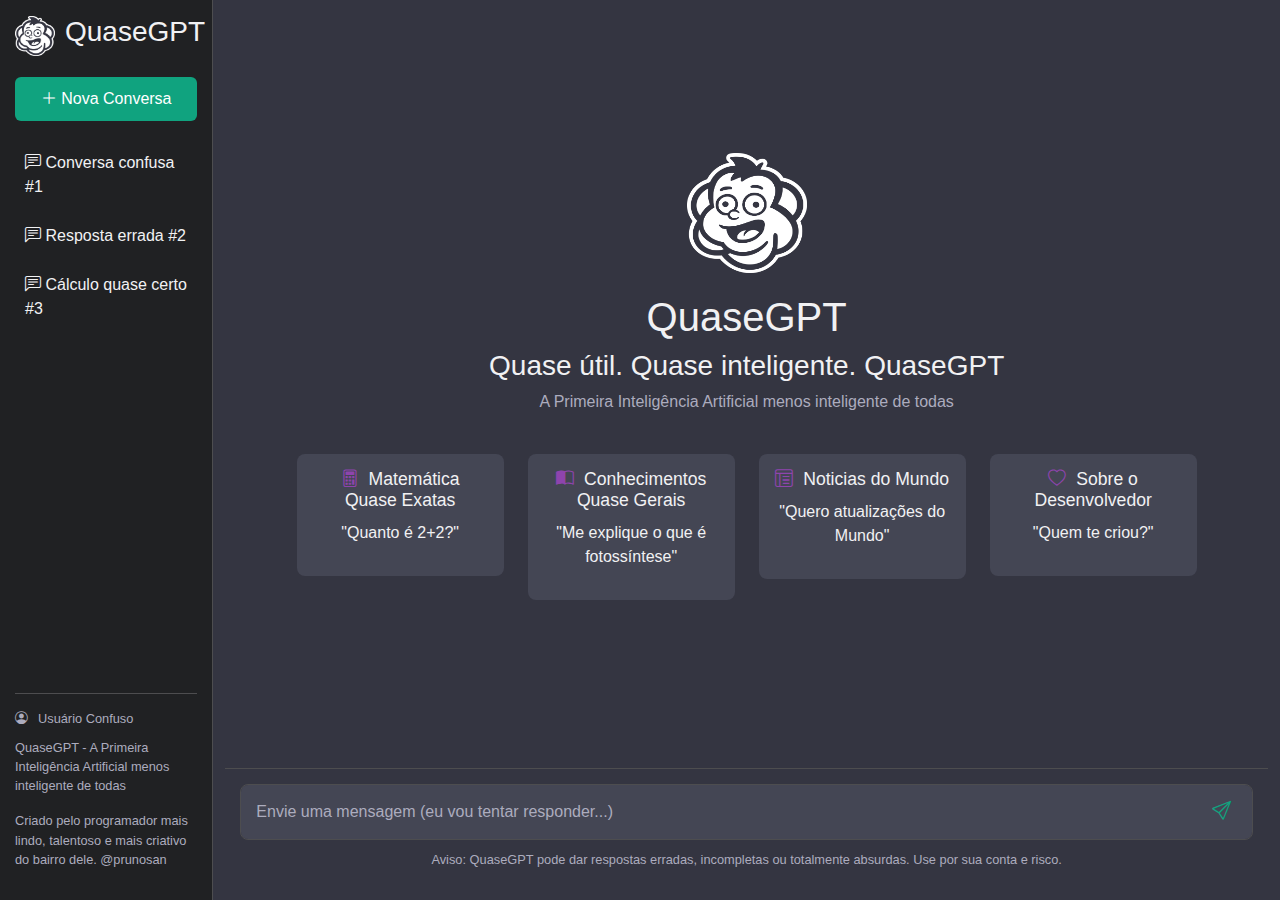
<file: chat.html>
<!DOCTYPE html>
<html lang="pt-BR">
<head>
    <meta charset="UTF-8">
    <meta name="viewport" content="width=device-width, initial-scale=1.0">
    <title>QuaseGPT - Quase útil. Quase esperta. QuaseGPT</title>
    <link href="https://cdn.jsdelivr.net/npm/bootstrap@5.3.0-alpha1/dist/css/bootstrap.min.css" rel="stylesheet">
    <link rel="stylesheet" href="https://cdn.jsdelivr.net/npm/bootstrap-icons@1.10.3/font/bootstrap-icons.css">
    <link rel="stylesheet" href="css/style.css">
    <link rel="stylesheet" href="css/responsive.css">
    <link rel="icon" href="img/quasegpt-logo.png" type="image/x-icon">
</head>
<body class="dark-mode">
    <div class="container-fluid h-100">
        <div class="row h-100">
            <!-- Barra lateral -->
            <div class="col-md-3 col-lg-2 sidebar">
                <div class="sidebar-header">
                    <a href="index.html"><img src="img/quasegpt-logo.png" alt="QuaseGPT Logo" class="logo"></a>
                    <h3>QuaseGPT</h3>
                </div>
                <div class="new-chat">
                    <button class="btn btn-primary w-100">
                        <i class="bi bi-plus-lg"></i> Nova Conversa
                    </button>
                </div>
                <div class="chat-history">
                    <div class="history-item">
                        <i class="bi bi-chat-left-text"></i>
                        <span>Conversa confusa #1</span>
                    </div>
                    <div class="history-item">
                        <i class="bi bi-chat-left-text"></i>
                        <span>Resposta errada #2</span>
                    </div>
                    <div class="history-item">
                        <i class="bi bi-chat-left-text"></i>
                        <span>Cálculo quase certo #3</span>
                    </div>
                </div>
                <div class="sidebar-footer">
                    <div class="user-info">
                        <i class="bi bi-person-circle"></i>
                        <span>Usuário Confuso</span>
                    </div>
                    <div class="footer-text">
                        <p>QuaseGPT - A Primeira Inteligência Artificial menos inteligente de todas</p>
                        <p>Criado pelo programador mais lindo, talentoso e mais criativo do bairro dele. @prunosan</p>
                    </div>
                </div>
            </div>
            
            <!-- Área principal de chat -->
            <div class="col-md-9 col-lg-10 main-content">
                <div class="chat-container">
                    <div class="welcome-screen" id="welcome-screen">
                        <div class="welcome-logo">
                            <img src="img/quasegpt-logo.png" alt="QuaseGPT Logo" class="big-logo">
                        </div>
                        <h1>QuaseGPT</h1>
                        <h3>Quase útil. Quase inteligente. QuaseGPT</h3>
                        <p class="tagline">A Primeira Inteligência Artificial menos inteligente de todas</p>
                        
                        <div class="example-prompts">
                            <div class="row">
                                <div class="col-md-6 col-lg-3">
                                    <div class="example-card">
                                        <h4><i class="bi bi-calculator"></i> Matemática <br> Quase Exatas</h4>
                                        <p>"Quanto é 2+2?"</p>
                                    </div>
                                </div>
                                <div class="col-md-6 col-lg-3">
                                    <div class="example-card">
                                        <h4><i class="bi bi-book-half"></i> Conhecimentos Quase Gerais </h4>
                                        <p>"Me explique o que é fotossíntese"</p>
                                    </div>
                                </div>
                                <div class="col-md-6 col-lg-3">
                                    <div class="example-card">
                                        <h4><i class="bi bi-layout-text-window-reverse"></i> Noticias do Mundo </h4>
                                        <p>"Quero atualizações do Mundo"</p>
                                    </div>
                                </div>
                                <div class="col-md-6 col-lg-3">
                                    <div class="example-card">
                                        <h4><i class="bi bi-heart"></i> Sobre o Desenvolvedor</h4>
                                        <p>"Quem te criou?"</p>
                                    </div>
                                </div>
                            </div>
                        </div>
                    </div>
                    
                    <div class="chat-messages" id="chat-messages" style="display: none;">
                        <!-- Mensagens aparecerão aqui -->
                    </div>
                    
                    <div class="input-area">
                        <div class="input-container">
                            <input type="text" id="user-input" class="form-control" placeholder="Envie uma mensagem (eu vou tentar responder...)">
                            <button id="send-button" class="btn btn-send">
                                <i class="bi bi-send"></i>
                            </button>
                        </div>
                        <div class="disclaimer">
                            <p>Aviso: QuaseGPT pode dar respostas erradas, incompletas ou totalmente absurdas. Use por sua conta e risco.</p>
                        </div>
                    </div>
                </div>
            </div>
        </div>
    </div>

    <script src="https://cdn.jsdelivr.net/npm/bootstrap@5.3.0-alpha1/dist/js/bootstrap.bundle.min.js"></script>
    <script src="js/quasegpt-api.js"></script>
    <script src="js/script.js"></script>
    <script src="js/easter-egg.js"></script>
</body>
</html>
</file>
<file: css/style.css>
/* QuaseGPT - Estilo principal */

:root {
  --primary-color: #10a37f;
  --secondary-color: #8e44ad;
  --dark-bg: #202123;
  --darker-bg: #343541;
  --light-text: #f1f1f3;
  --gray-text: #acacbe;
  --border-color: #4d4d4f;
  --card-bg: #444654;
  --hover-color: #2a2b32;
}


#user-input {
  color: white;
}

/* Estilos gerais */
body {
  font-family: 'Segoe UI', Tahoma, Geneva, Verdana, sans-serif;
  margin: 0;
  padding: 0;
  height: 100vh;
  overflow: hidden;
}

.dark-mode {
  background-color: var(--darker-bg);
  color: var(--light-text);
}

/* Barra lateral */
.sidebar {
  background-color: var(--dark-bg);
  height: 100vh;
  padding: 15px;
  display: flex;
  flex-direction: column;
  border-right: 1px solid var(--border-color);
}

.sidebar-header {
  display: flex;
  align-items: center;
  margin-bottom: 20px;
}

.logo {
  width: 40px;
  height: 40px;
  margin-right: 10px;
}

.new-chat button {
  background-color: var(--primary-color);
  border: none;
  padding: 10px;
  margin-bottom: 20px;
  transition: background-color 0.3s;
}

.new-chat button:hover {
  background-color: #0d8c6d;
}

.chat-history {
  flex-grow: 1;
  overflow-y: auto;
}

.history-item {
  padding: 10px;
  margin-bottom: 5px;
  border-radius: 5px;
  cursor: pointer;
  transition: background-color 0.3s;
}

.history-item:hover {
  background-color: var(--hover-color);
}

.sidebar-footer {
  margin-top: auto;
  padding-top: 15px;
  border-top: 1px solid var(--border-color);
  font-size: 0.8em;
  color: var(--gray-text);
}

.user-info {
  display: flex;
  align-items: center;
  margin-bottom: 10px;
}

.user-info i {
  margin-right: 10px;
}

/* Área principal de chat */
.main-content {
  height: 100vh;
  display: flex;
  flex-direction: column;
}

.chat-container {
  display: flex;
  flex-direction: column;
  height: 100%;
}

.welcome-screen {
  display: flex;
  flex-direction: column;
  align-items: center;
  justify-content: center;
  height: 100%;
  padding: 20px;
  text-align: center;
}

.welcome-logo {
  margin-bottom: 20px;
}

.big-logo {
  width: 120px;
  height: 120px;
}

.tagline {
  color: var(--gray-text);
  margin-bottom: 40px;
}

.example-prompts {
  width: 100%;
  max-width: 900px;
}

.example-card {
  background-color: var(--card-bg);
  padding: 15px;
  border-radius: 8px;
  margin-bottom: 15px;
  cursor: pointer;
  transition: transform 0.3s;
}

.example-card:hover {
  transform: translateY(-5px);
}

.example-card h4 {
  font-size: 1.1em;
  margin-bottom: 10px;
}

.example-card i {
  margin-right: 5px;
  color: var(--secondary-color);
}

.chat-messages {
  flex-grow: 1;
  overflow-y: auto;
  padding: 20px;
}

.message {
  padding: 15px;
  margin-bottom: 10px;
  border-radius: 8px;
  word-wrap: break-word;
  overflow-wrap: break-word;
  max-width: 100%;
}

.user-message {
  background-color: var(--card-bg);
  margin-left: 20%;
}

.bot-message {
  background-color: var(--dark-bg);
  margin-right: 20%;
}

.input-area {
  padding: 15px;
  border-top: 1px solid var(--border-color);
}

.input-container {
  display: flex;
  position: relative;
}

.input-container input {
  background-color: var(--card-bg);
  color: var(--light-text);
  border: 1px solid var(--border-color);
  padding: 15px;
  border-radius: 8px;
  width: 100%;
}

.btn-send {
  position: absolute;
  right: 10px;
  top: 50%;
  transform: translateY(-50%);
  background: none;
  border: none;
  color: var(--primary-color);
  font-size: 1.2em;
}

.disclaimer {
  text-align: center;
  font-size: 0.8em;
  color: var(--gray-text);
  margin-top: 10px;
}

/* Responsividade */
@media (max-width: 768px) {
  .sidebar {
    position: fixed;
    width: 80%;
    z-index: 1000;
    transform: translateX(-100%);
    transition: transform 0.3s;
  }
  
  .sidebar.show {
    transform: translateX(0);
  }
  
  .main-content {
    width: 100%;
  }
  
  .user-message {
    margin-left: 5%;
    margin-right: 5%;
  }
  
  .bot-message {
    margin-left: 5%;
    margin-right: 5%;
  }
  
  .example-card {
    margin-bottom: 10px;
  }
}

/* Animações */
@keyframes typing {
  from { width: 0 }
  to { width: 100% }
}

.typing-animation {
  overflow: hidden;
  white-space: normal;
  animation: fadeIn 0.5s ease-in-out;
}

/* Estilo para erros e comportamentos específicos */
.error-text {
  color: #e74c3c;
  font-style: italic;
}

.math-error {
  text-decoration: line-through;
  margin-right: 5px;
}

.portugues-errado {
  font-style: italic;
  color: #f39c12;
}

.lazy-response {
  opacity: 0.7;
}

.creator-praise {
  color: #e84393;
  font-weight: bold;
}
</file>
<file: css/responsive.css>
/* Favicon para o QuaseGPT */
.favicon {
  width: 16px;
  height: 16px;
}

/* Ajustes adicionais para o modo escuro */
.dark-mode input::placeholder {
  color: var(--gray-text);
}

.dark-mode .btn:focus, 
.dark-mode .form-control:focus {
  box-shadow: 0 0 0 0.25rem rgba(16, 163, 127, 0.25);
}

/* Menu mobile */
.menu-toggle {
  display: none;
  background: none;
  border: none;
  color: var(--light-text);
  font-size: 1.5em;
  position: absolute;
  top: 15px;
  left: 15px;
  z-index: 1001;
}

/* Ajustes de responsividade adicionais */
@media (max-width: 768px) {
  .menu-toggle {
    display: block;
  }
  
  .main-content {
    padding-top: 60px;
  }
  
  .welcome-screen h1 {
    font-size: 2em;
  }
  
  .welcome-screen h3 {
    font-size: 1.2em;
  }
  
  .big-logo {
    width: 80px;
    height: 80px;
  }
  
  .example-card {
    padding: 10px;
  }
  
  .example-card h4 {
    font-size: 1em;
  }
  
  /* Ajustes para mensagens em telas pequenas */
  .message {
    width: 90%;
    max-width: 90%;
    box-sizing: border-box;
  }
  
  .chat-messages {
    padding: 10px;
  }
  
  .input-area {
    padding: 10px;
  }
  
  .input-container input {
    padding: 12px;
    font-size: 16px; /* Evita zoom automático em iOS */
  }
  
  /* Garantir que o texto não seja truncado */
  .bot-message, .user-message {
    white-space: normal;
    word-break: break-word;
  }
}

/* Efeitos de hover e foco aprimorados */
.input-container input:focus {
  background-color: rgba(68, 70, 84, 0.8);
  border-color: var(--primary-color);
}

.btn-send:hover {
  color: #0d8c6d;
  transform: translateY(-50%) scale(1.1);
}

/* Animações adicionais */
@keyframes fadeIn {
  from { opacity: 0; }
  to { opacity: 1; }
}

.message {
  animation: fadeIn 0.5s ease-in-out;
}

/* Estilo para o botão de enviar quando desativado */
.btn-send:disabled {
  color: var(--gray-text);
  cursor: not-allowed;
}

/* Estilo para mensagens de erro do sistema */
.system-message {
  text-align: center;
  padding: 10px;
  margin: 10px 0;
  background-color: rgba(231, 76, 60, 0.2);
  border-radius: 8px;
  color: #e74c3c;
}

/* Estilo para o indicador de digitação */
.typing-indicator {
  display: flex;
  align-items: center;
  padding: 10px;
}

.typing-indicator span {
  height: 8px;
  width: 8px;
  background-color: var(--gray-text);
  border-radius: 50%;
  display: inline-block;
  margin-right: 5px;
  animation: typing-bounce 1.4s infinite ease-in-out both;
}

.typing-indicator span:nth-child(1) {
  animation-delay: 0s;
}

.typing-indicator span:nth-child(2) {
  animation-delay: 0.2s;
}

.typing-indicator span:nth-child(3) {
  animation-delay: 0.4s;
}

@keyframes typing-bounce {
  0%, 80%, 100% { transform: scale(0); }
  40% { transform: scale(1); }
}

/* Ajustes para dispositivos muito pequenos */
@media (max-width: 375px) {
  .message {
    width: 95%;
    max-width: 95%;
    padding: 10px;
  }
  
  .user-message, .bot-message {
    margin-left: 2.5%;
    margin-right: 2.5%;
  }
  
  .welcome-screen h1 {
    font-size: 1.8em;
  }
  
  .disclaimer {
    font-size: 0.7em;
  }
}
</file>
